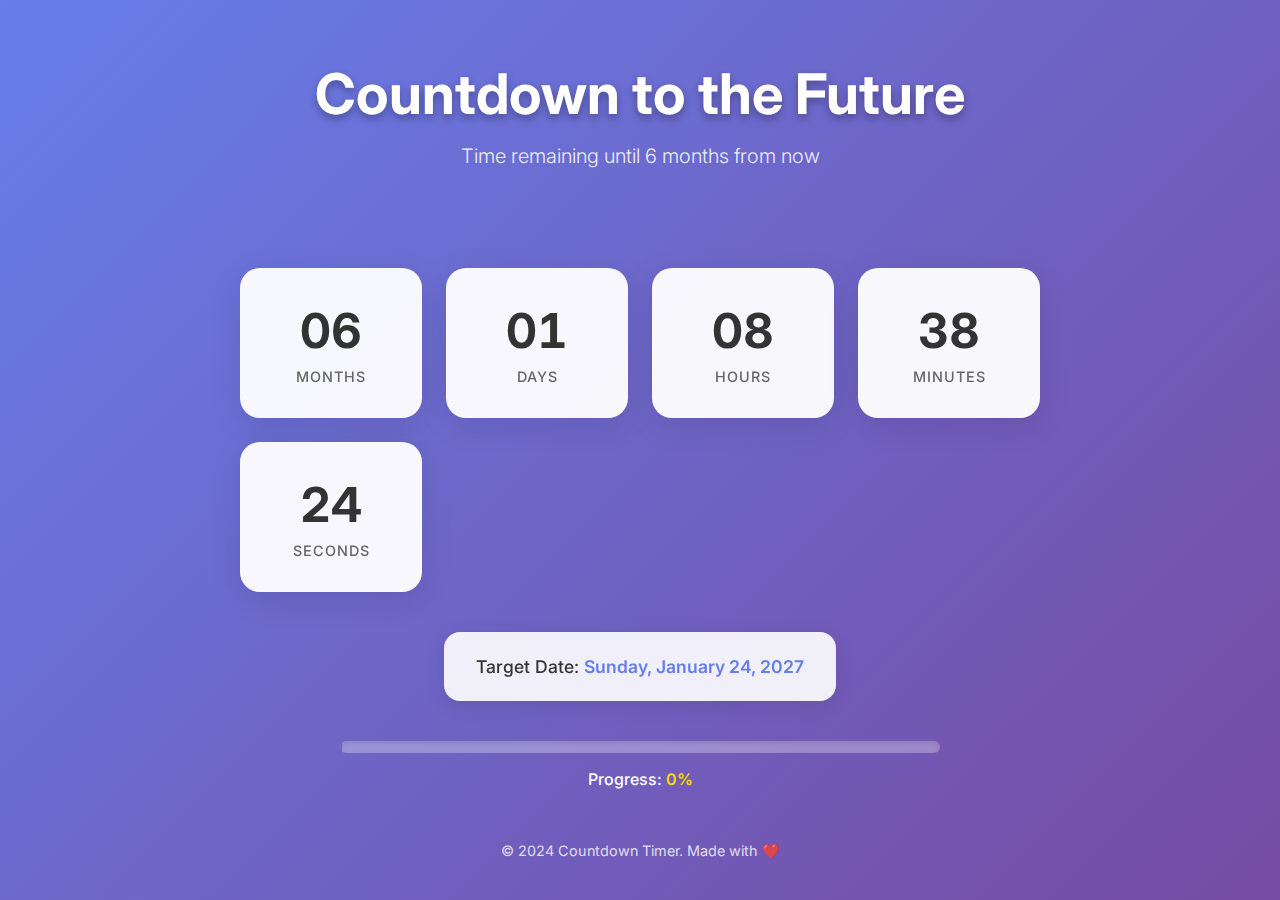
<file: index.html>
<!DOCTYPE html>
<html lang="en">
<head>
    <meta charset="UTF-8">
    <meta name="viewport" content="width=device-width, initial-scale=1.0">
    <title>Countdown Timer - 6 Months</title>
    <link rel="stylesheet" href="styles.css">
    <link href="https://fonts.googleapis.com/css2?family=Inter:wght@300;400;500;600;700&display=swap" rel="stylesheet">
</head>
<body>
    <div class="container">
        <header class="header">
            <h1 class="title">Countdown to the Future</h1>
            <p class="subtitle">Time remaining until 6 months from now</p>
        </header>
        
        <main class="main-content">
            <div class="countdown-container">
                <div class="countdown-item">
                    <div class="countdown-number" id="months">00</div>
                    <div class="countdown-label">Months</div>
                </div>
                <div class="countdown-item">
                    <div class="countdown-number" id="days">00</div>
                    <div class="countdown-label">Days</div>
                </div>
                <div class="countdown-item">
                    <div class="countdown-number" id="hours">00</div>
                    <div class="countdown-label">Hours</div>
                </div>
                <div class="countdown-item">
                    <div class="countdown-number" id="minutes">00</div>
                    <div class="countdown-label">Minutes</div>
                </div>
                <div class="countdown-item">
                    <div class="countdown-number" id="seconds">00</div>
                    <div class="countdown-label">Seconds</div>
                </div>
            </div>
            
            <div class="target-date">
                <p>Target Date: <span id="target-date-display">Calculating...</span></p>
            </div>
            
            <div class="progress-container">
                <div class="progress-bar">
                    <div class="progress-fill" id="progress-fill"></div>
                </div>
                <p class="progress-text">Progress: <span id="progress-percentage">0%</span></p>
            </div>
        </main>
        
        <footer class="footer">
            <p>&copy; 2024 Countdown Timer. Made with ❤️</p>
        </footer>
    </div>
    
    <script src="script.js"></script>
</body>
</html>
</file>
<file: styles.css>
* {
    margin: 0;
    padding: 0;
    box-sizing: border-box;
}

body {
    font-family: 'Inter', -apple-system, BlinkMacSystemFont, 'Segoe UI', Roboto, sans-serif;
    background: linear-gradient(135deg, #667eea 0%, #764ba2 100%);
    min-height: 100vh;
    color: #333;
    overflow-x: hidden;
}

.container {
    max-width: 1200px;
    margin: 0 auto;
    padding: 20px;
    min-height: 100vh;
    display: flex;
    flex-direction: column;
}

.header {
    text-align: center;
    margin-bottom: 60px;
    padding: 40px 0;
}

.title {
    font-size: 3.5rem;
    font-weight: 700;
    color: white;
    margin-bottom: 16px;
    text-shadow: 0 4px 8px rgba(0, 0, 0, 0.3);
    animation: fadeInDown 1s ease-out;
}

.subtitle {
    font-size: 1.25rem;
    color: rgba(255, 255, 255, 0.9);
    font-weight: 300;
    animation: fadeInUp 1s ease-out 0.3s both;
}

.main-content {
    flex: 1;
    display: flex;
    flex-direction: column;
    align-items: center;
    gap: 40px;
}

.countdown-container {
    display: grid;
    grid-template-columns: repeat(auto-fit, minmax(150px, 1fr));
    gap: 24px;
    width: 100%;
    max-width: 800px;
    animation: fadeIn 1s ease-out 0.6s both;
}

.countdown-item {
    background: rgba(255, 255, 255, 0.95);
    backdrop-filter: blur(10px);
    border-radius: 20px;
    padding: 32px 24px;
    text-align: center;
    box-shadow: 0 8px 32px rgba(0, 0, 0, 0.1);
    border: 1px solid rgba(255, 255, 255, 0.2);
    transition: all 0.3s ease;
    position: relative;
    overflow: hidden;
}

.countdown-item::before {
    content: '';
    position: absolute;
    top: 0;
    left: 0;
    right: 0;
    height: 4px;
    background: linear-gradient(90deg, #667eea, #764ba2);
    transform: scaleX(0);
    transition: transform 0.3s ease;
}

.countdown-item:hover::before {
    transform: scaleX(1);
}

.countdown-item:hover {
    transform: translateY(-8px);
    box-shadow: 0 16px 48px rgba(0, 0, 0, 0.15);
}

.countdown-number {
    font-size: 3rem;
    font-weight: 700;
    color: #333;
    margin-bottom: 8px;
    font-variant-numeric: tabular-nums;
    transition: all 0.3s ease;
}

.countdown-label {
    font-size: 0.9rem;
    color: #666;
    font-weight: 500;
    text-transform: uppercase;
    letter-spacing: 1px;
}

.target-date {
    background: rgba(255, 255, 255, 0.9);
    backdrop-filter: blur(10px);
    padding: 24px 32px;
    border-radius: 16px;
    box-shadow: 0 4px 20px rgba(0, 0, 0, 0.1);
    animation: fadeIn 1s ease-out 0.9s both;
}

.target-date p {
    font-size: 1.1rem;
    color: #333;
    font-weight: 500;
}

.target-date span {
    color: #667eea;
    font-weight: 600;
}

.progress-container {
    width: 100%;
    max-width: 600px;
    text-align: center;
    animation: fadeIn 1s ease-out 1.2s both;
}

.progress-bar {
    width: 100%;
    height: 12px;
    background: rgba(255, 255, 255, 0.3);
    border-radius: 6px;
    overflow: hidden;
    margin-bottom: 16px;
    box-shadow: inset 0 2px 4px rgba(0, 0, 0, 0.1);
}

.progress-fill {
    height: 100%;
    background: linear-gradient(90deg, #667eea, #764ba2);
    border-radius: 6px;
    transition: width 0.5s ease;
    width: 0%;
}

.progress-text {
    color: white;
    font-size: 1rem;
    font-weight: 500;
}

.progress-text span {
    color: #ffd700;
    font-weight: 600;
}

.footer {
    text-align: center;
    padding: 40px 0 20px;
    color: rgba(255, 255, 255, 0.8);
    font-size: 0.9rem;
    animation: fadeIn 1s ease-out 1.5s both;
}

/* Animations */
@keyframes fadeIn {
    from {
        opacity: 0;
        transform: translateY(20px);
    }
    to {
        opacity: 1;
        transform: translateY(0);
    }
}

@keyframes fadeInDown {
    from {
        opacity: 0;
        transform: translateY(-30px);
    }
    to {
        opacity: 1;
        transform: translateY(0);
    }
}

@keyframes fadeInUp {
    from {
        opacity: 0;
        transform: translateY(30px);
    }
    to {
        opacity: 1;
        transform: translateY(0);
    }
}

/* Responsive Design */
@media (max-width: 768px) {
    .container {
        padding: 16px;
    }
    
    .title {
        font-size: 2.5rem;
    }
    
    .subtitle {
        font-size: 1.1rem;
    }
    
    .countdown-container {
        grid-template-columns: repeat(2, 1fr);
        gap: 16px;
    }
    
    .countdown-item {
        padding: 24px 16px;
    }
    
    .countdown-number {
        font-size: 2.5rem;
    }
    
    .countdown-label {
        font-size: 0.8rem;
    }
}

@media (max-width: 480px) {
    .countdown-container {
        grid-template-columns: 1fr;
        gap: 16px;
    }
    
    .title {
        font-size: 2rem;
    }
    
    .header {
        margin-bottom: 40px;
        padding: 20px 0;
    }
}

/* Special effects for countdown numbers */
.countdown-number.animate {
    animation: pulse 0.6s ease-in-out;
}

@keyframes pulse {
    0% {
        transform: scale(1);
    }
    50% {
        transform: scale(1.1);
    }
    100% {
        transform: scale(1);
    }
}
</file>
